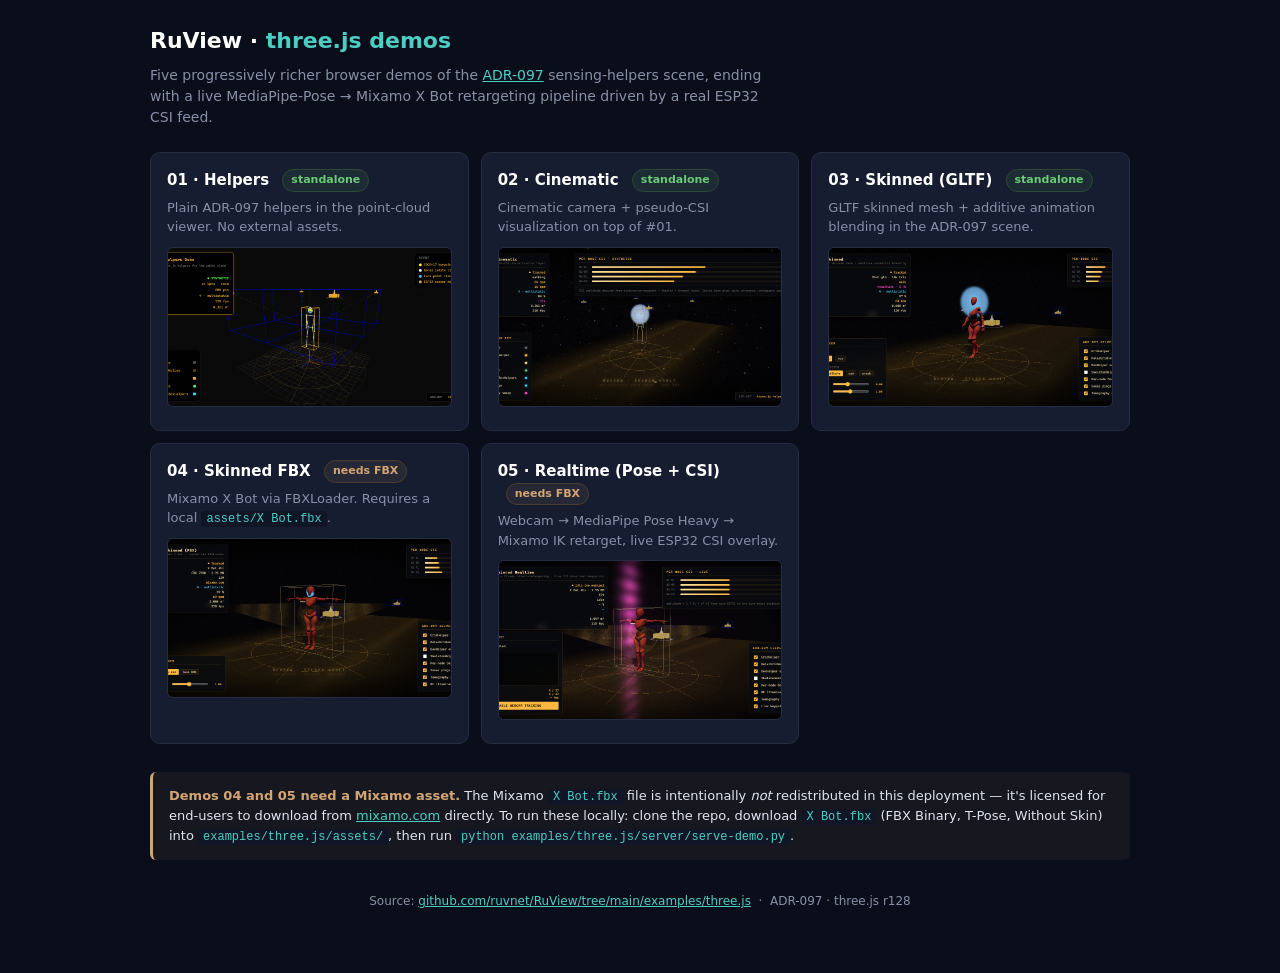
<file: examples/three.js/index.html>
<!DOCTYPE html>
<html lang="en">
<head>
<meta charset="utf-8">
<meta name="viewport" content="width=device-width,initial-scale=1">
<meta name="robots" content="noindex,nofollow">
<title>RuView · three.js demos · ADR-097 sensing-helpers scene</title>
<style>
  :root {
    --bg: #0a0e1a;
    --bg2: #111627;
    --card: #171d30;
    --card-h: #1e2540;
    --border: #252d45;
    --t1: #e0e4f0;
    --t2: #8890a8;
    --cyan: #4ecdc4;
    --green: #6bcb77;
    --amber: #d4a574;
    --r: 10px;
  }
  * { box-sizing: border-box; margin: 0; padding: 0; }
  body {
    font-family: 'Segoe UI', system-ui, -apple-system, sans-serif;
    background: var(--bg);
    color: var(--t1);
    line-height: 1.5;
    padding: 24px 16px 64px;
  }
  .wrap { max-width: 980px; margin: 0 auto; }
  h1 { font-size: 22px; color: #fff; }
  h1 span { color: var(--cyan); }
  .lede { color: var(--t2); margin: 8px 0 24px; font-size: 14px; max-width: 70ch; }
  .pill {
    display: inline-block;
    padding: 2px 8px;
    border-radius: 999px;
    font-size: 11px;
    margin-left: 8px;
    vertical-align: middle;
    border: 1px solid var(--border);
    background: var(--bg2);
    color: var(--t2);
  }
  .pill.ok    { color: var(--green); border-color: #2d4a35; background: rgba(107, 203, 119, 0.08); }
  .pill.warn  { color: var(--amber); border-color: #4a3d2d; background: rgba(212, 165, 116, 0.08); }
  .grid {
    display: grid;
    grid-template-columns: repeat(auto-fit, minmax(280px, 1fr));
    gap: 12px;
    margin-top: 16px;
  }
  .card {
    background: var(--card);
    border: 1px solid var(--border);
    border-radius: var(--r);
    padding: 16px;
    text-decoration: none;
    color: inherit;
    transition: background 0.12s, border-color 0.12s, transform 0.12s;
  }
  .card:hover {
    background: var(--card-h);
    border-color: var(--cyan);
    transform: translateY(-1px);
  }
  .card h2 { font-size: 15px; color: #fff; margin-bottom: 6px; }
  .card .sub { color: var(--t2); font-size: 13px; }
  .card img {
    margin-top: 10px;
    width: 100%;
    aspect-ratio: 16/9;
    object-fit: cover;
    border-radius: 6px;
    border: 1px solid var(--border);
    background: #000;
  }
  .note {
    margin-top: 28px;
    padding: 14px 16px;
    background: rgba(212, 165, 116, 0.06);
    border-left: 3px solid var(--amber);
    border-radius: 6px;
    font-size: 13px;
    color: var(--t1);
  }
  .note b { color: var(--amber); }
  code {
    font-family: 'Cascadia Code', Consolas, monospace;
    background: var(--bg2);
    padding: 1px 5px;
    border-radius: 3px;
    color: var(--cyan);
    font-size: 12px;
  }
  a { color: var(--cyan); }
  .foot {
    color: var(--t2);
    font-size: 12px;
    margin-top: 32px;
    text-align: center;
  }
  .foot a { color: var(--cyan); }
</style>
</head>
<body>
<div class="wrap">

<h1>RuView · <span>three.js demos</span></h1>
<p class="lede">
  Five progressively richer browser demos of the <a href="https://github.com/ruvnet/RuView/blob/main/docs/adr/ADR-097-adopt-rvcsi-as-ruview-csi-runtime.md">ADR-097</a>
  sensing-helpers scene, ending with a live MediaPipe-Pose → Mixamo X Bot retargeting pipeline driven
  by a real ESP32 CSI feed.
</p>

<div class="grid">

  <a class="card" href="demos/01-helpers.html">
    <h2>01 · Helpers <span class="pill ok">standalone</span></h2>
    <div class="sub">Plain ADR-097 helpers in the point-cloud viewer. No external assets.</div>
    <img src="screenshots/01-helpers.png" alt="01 screenshot">
  </a>

  <a class="card" href="demos/02-cinematic.html">
    <h2>02 · Cinematic <span class="pill ok">standalone</span></h2>
    <div class="sub">Cinematic camera + pseudo-CSI visualization on top of #01.</div>
    <img src="screenshots/02-cinematic.png" alt="02 screenshot">
  </a>

  <a class="card" href="demos/03-skinned.html">
    <h2>03 · Skinned (GLTF) <span class="pill ok">standalone</span></h2>
    <div class="sub">GLTF skinned mesh + additive animation blending in the ADR-097 scene.</div>
    <img src="screenshots/03-skinned.png" alt="03 screenshot">
  </a>

  <a class="card" href="demos/04-skinned-fbx.html">
    <h2>04 · Skinned FBX <span class="pill warn">needs FBX</span></h2>
    <div class="sub">Mixamo X Bot via FBXLoader. Requires a local <code>assets/X Bot.fbx</code>.</div>
    <img src="screenshots/04-skinned-fbx.png" alt="04 screenshot">
  </a>

  <a class="card" href="demos/05-skinned-realtime.html">
    <h2>05 · Realtime (Pose + CSI) <span class="pill warn">needs FBX</span></h2>
    <div class="sub">Webcam → MediaPipe Pose Heavy → Mixamo IK retarget, live ESP32 CSI overlay.</div>
    <img src="screenshots/05-skinned-realtime.png" alt="05 screenshot">
  </a>

</div>

<div class="note">
  <b>Demos 04 and 05 need a Mixamo asset.</b> The Mixamo
  <code>X Bot.fbx</code> file is intentionally <em>not</em> redistributed in
  this deployment — it's licensed for end-users to download from
  <a href="https://mixamo.com" target="_blank" rel="noopener">mixamo.com</a> directly.
  To run these locally: clone the repo, download <code>X Bot.fbx</code>
  (FBX Binary, T-Pose, Without Skin) into
  <code>examples/three.js/assets/</code>, then run
  <code>python examples/three.js/server/serve-demo.py</code>.
</div>

<div class="foot">
  Source: <a href="https://github.com/ruvnet/RuView/tree/main/examples/three.js">github.com/ruvnet/RuView/tree/main/examples/three.js</a>
  &nbsp;·&nbsp; ADR-097 · three.js r128
</div>

</div>
</body>
</html>
</file>
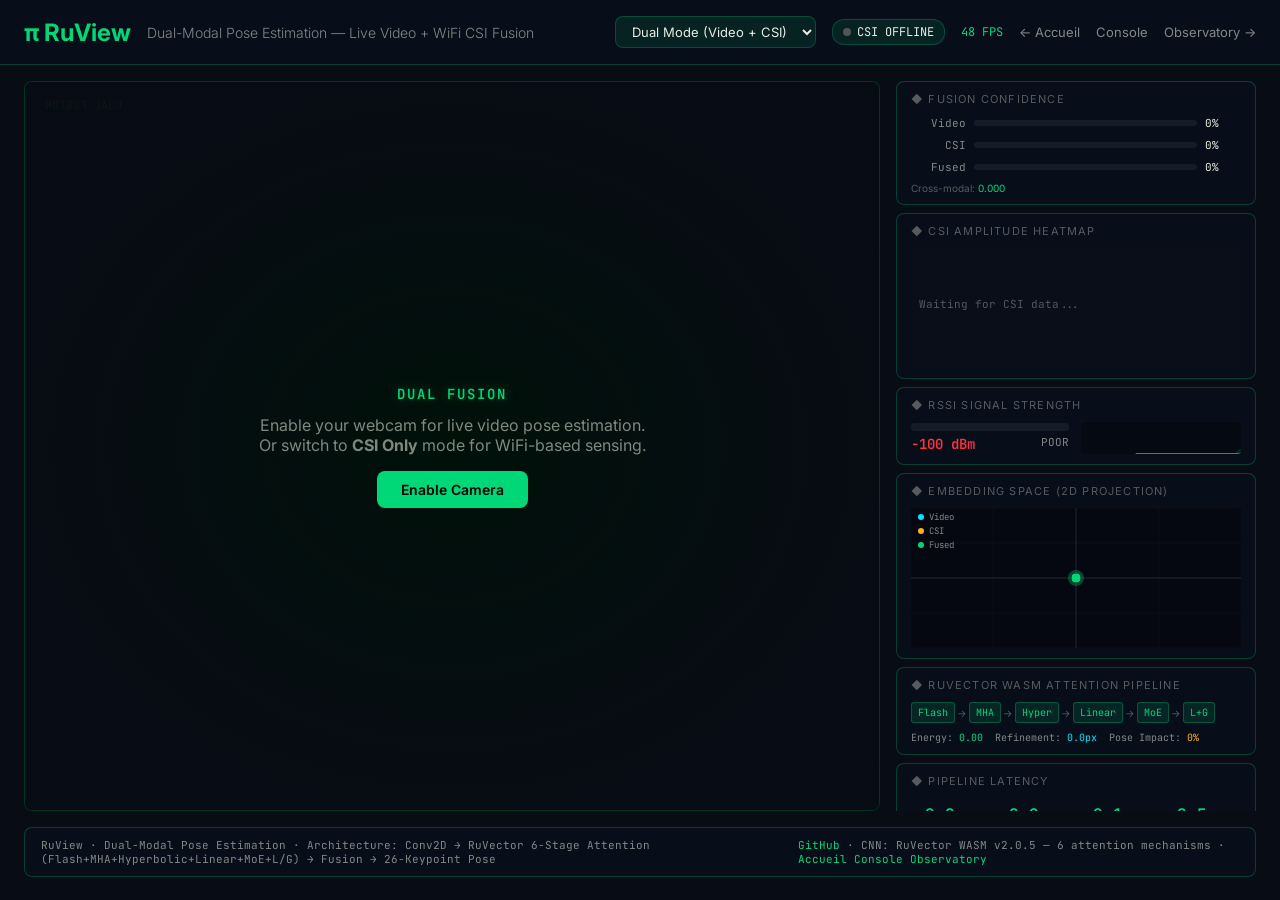
<file: ui/pose-fusion.html>
<!DOCTYPE html>
<html lang="en">
<head>
  <meta charset="UTF-8">
  <meta name="viewport" content="width=device-width, initial-scale=1.0">
  <title>RuView — Dual-Modal Pose Estimation</title>
  <link rel="stylesheet" href="pose-fusion/css/style.css?v=13">
</head>
<body>

  <!-- Header -->
  <header class="header">
    <div class="header-left">
      <div class="logo"><span class="pi">&pi;</span> RuView</div>
      <div class="header-title">Dual-Modal Pose Estimation — Live Video + WiFi CSI Fusion</div>
    </div>
    <div class="header-right">
      <select id="mode-select" class="mode-select">
        <option value="dual">Dual Mode (Video + CSI)</option>
        <option value="video">Video Only</option>
        <option value="csi">CSI Only (WiFi)</option>
      </select>
      <div class="status-badge">
        <span id="status-dot" class="status-dot offline"></span>
        <span id="status-label">READY</span>
      </div>
      <span id="fps-display" class="fps-badge">-- FPS</span>
      <a href="/ui/index.html" class="back-link">&larr; Accueil</a>
      <a href="/ui/console.html#fleet" class="back-link">Console</a>
      <a href="/ui/observatory.html" class="back-link">Observatory &rarr;</a>
    </div>
  </header>

  <!-- Main Grid -->
  <div class="main-grid">

    <!-- Video + Skeleton Panel -->
    <div class="video-panel">
      <video id="webcam" autoplay playsinline muted></video>
      <canvas id="skeleton-canvas"></canvas>
      <div class="video-overlay-label" id="mode-label">DUAL FUSION</div>

      <div id="camera-prompt" class="camera-prompt">
        <div class="camera-prompt-label" id="prompt-mode-label">DUAL FUSION</div>
        <p>Enable your webcam for live video pose estimation.<br>
           Or switch to <strong>CSI Only</strong> mode for WiFi-based sensing.</p>
        <button id="start-camera-btn">Enable Camera</button>
      </div>
    </div>

    <!-- Side Panels -->
    <div class="side-panels">

      <!-- Fusion Confidence -->
      <div class="panel">
        <div class="panel-title">&#9670; Fusion Confidence</div>
        <div class="fusion-bars">
          <div class="bar-row">
            <span class="bar-label">Video</span>
            <div class="bar-track"><div class="bar-fill video" id="video-bar" style="width:0%"></div></div>
            <span class="bar-value" id="video-bar-val">0%</span>
          </div>
          <div class="bar-row">
            <span class="bar-label">CSI</span>
            <div class="bar-track"><div class="bar-fill csi" id="csi-bar" style="width:0%"></div></div>
            <span class="bar-value" id="csi-bar-val">0%</span>
          </div>
          <div class="bar-row">
            <span class="bar-label">Fused</span>
            <div class="bar-track"><div class="bar-fill fused" id="fused-bar" style="width:0%"></div></div>
            <span class="bar-value" id="fused-bar-val">0%</span>
          </div>
        </div>
        <div style="margin-top:8px; font-size:10px; color:var(--text-label)">
          Cross-modal: <span id="cross-modal-sim" style="color:var(--green-glow)">0.000</span>
        </div>
      </div>

      <!-- CSI Heatmap -->
      <div class="panel">
        <div class="panel-title">&#9670; CSI Amplitude Heatmap</div>
        <div class="csi-canvas-wrapper">
          <canvas id="csi-canvas" width="320" height="100"></canvas>
        </div>
      </div>

      <!-- RSSI Signal Strength -->
      <div class="panel">
        <div class="panel-title">&#9670; RSSI Signal Strength</div>
        <div class="rssi-row">
          <div class="rssi-gauge">
            <div class="rssi-bar-track">
              <div class="rssi-bar-fill" id="rssi-bar" style="width:0%"></div>
            </div>
            <div class="rssi-values">
              <span class="rssi-dbm" id="rssi-value">-- dBm</span>
              <span class="rssi-quality" id="rssi-quality">--</span>
            </div>
          </div>
          <canvas id="rssi-sparkline" width="160" height="32"></canvas>
        </div>
      </div>

      <!-- Embedding Space -->
      <div class="panel">
        <div class="panel-title">&#9670; Embedding Space (2D Projection)</div>
        <div class="embedding-canvas-wrapper">
          <canvas id="embedding-canvas" width="320" height="100"></canvas>
        </div>
      </div>

      <!-- RuVector Attention Pipeline -->
      <div class="panel">
        <div class="panel-title">&#9670; RuVector WASM Attention Pipeline</div>
        <div class="rv-pipeline">
          <div class="rv-stage" id="rv-flash">Flash</div>
          <div class="rv-arrow">&rarr;</div>
          <div class="rv-stage" id="rv-mha">MHA</div>
          <div class="rv-arrow">&rarr;</div>
          <div class="rv-stage" id="rv-hyp">Hyper</div>
          <div class="rv-arrow">&rarr;</div>
          <div class="rv-stage" id="rv-lin">Linear</div>
          <div class="rv-arrow">&rarr;</div>
          <div class="rv-stage" id="rv-moe">MoE</div>
          <div class="rv-arrow">&rarr;</div>
          <div class="rv-stage" id="rv-lg">L+G</div>
        </div>
        <div class="rv-stats">
          <span>Energy: <span id="rv-energy" style="color:var(--green-glow)">--</span></span>
          <span>Refinement: <span id="rv-refine" style="color:var(--cyan)">--</span></span>
          <span>Pose Impact: <span id="rv-impact" style="color:var(--amber)">--</span></span>
        </div>
      </div>

      <!-- Latency -->
      <div class="panel">
        <div class="panel-title">&#9670; Pipeline Latency</div>
        <div class="latency-grid">
          <div class="latency-item">
            <div class="latency-value" id="lat-video">--</div>
            <div class="latency-label">Video CNN</div>
          </div>
          <div class="latency-item">
            <div class="latency-value" id="lat-csi">--</div>
            <div class="latency-label">CSI CNN</div>
          </div>
          <div class="latency-item">
            <div class="latency-value" id="lat-fusion">--</div>
            <div class="latency-label">Fusion</div>
          </div>
          <div class="latency-item">
            <div class="latency-value" id="lat-total">--</div>
            <div class="latency-label">Total</div>
          </div>
        </div>
      </div>

      <!-- Controls -->
      <div class="panel">
        <div class="panel-title">&#9670; Controls</div>
        <div class="controls-row">
          <button class="btn" id="pause-btn">⏸ Pause</button>
        </div>

        <div class="slider-row">
          <label>Confidence</label>
          <input type="range" id="confidence-slider" min="0" max="1" step="0.05" value="0.3">
          <span class="slider-val" id="confidence-value">0.30</span>
        </div>

        <div style="margin-top:10px">
          <div class="panel-title" style="margin-bottom:6px">&#9670; Live CSI Source</div>
          <div style="display:flex;gap:6px">
            <input type="text" id="ws-url" placeholder="ws://localhost:3030/ws/csi"
              style="flex:1;background:rgba(255,255,255,0.05);border:1px solid var(--bg-panel-border);
                     color:var(--text-primary);padding:5px 8px;border-radius:4px;font-size:11px;
                     font-family:'JetBrains Mono',monospace">
            <button class="btn" id="connect-ws-btn">Connect</button>
          </div>
        </div>
      </div>

    </div><!-- /side-panels -->

    <!-- Bottom Bar -->
    <div class="bottom-bar">
      <div>
        RuView &middot; Dual-Modal Pose Estimation &middot;
        Architecture: Conv2D &rarr; RuVector 6-Stage Attention (Flash+MHA+Hyperbolic+Linear+MoE+L/G) &rarr; Fusion &rarr; 26-Keypoint Pose
      </div>
      <div>
        <a href="https://github.com/ruvnet/RuView">GitHub</a> &middot;
        CNN: <span id="cnn-backend">ruvector-cnn (loading…)</span> &middot;
        <a href="/ui/index.html">Accueil</a>
        <a href="/ui/console.html#fleet">Console</a>
        <a href="/ui/observatory.html">Observatory</a>
      </div>
    </div>

  </div><!-- /main-grid -->

  <script type="module" src="pose-fusion/js/main.js?v=13"></script>
</body>
</html>
</file>
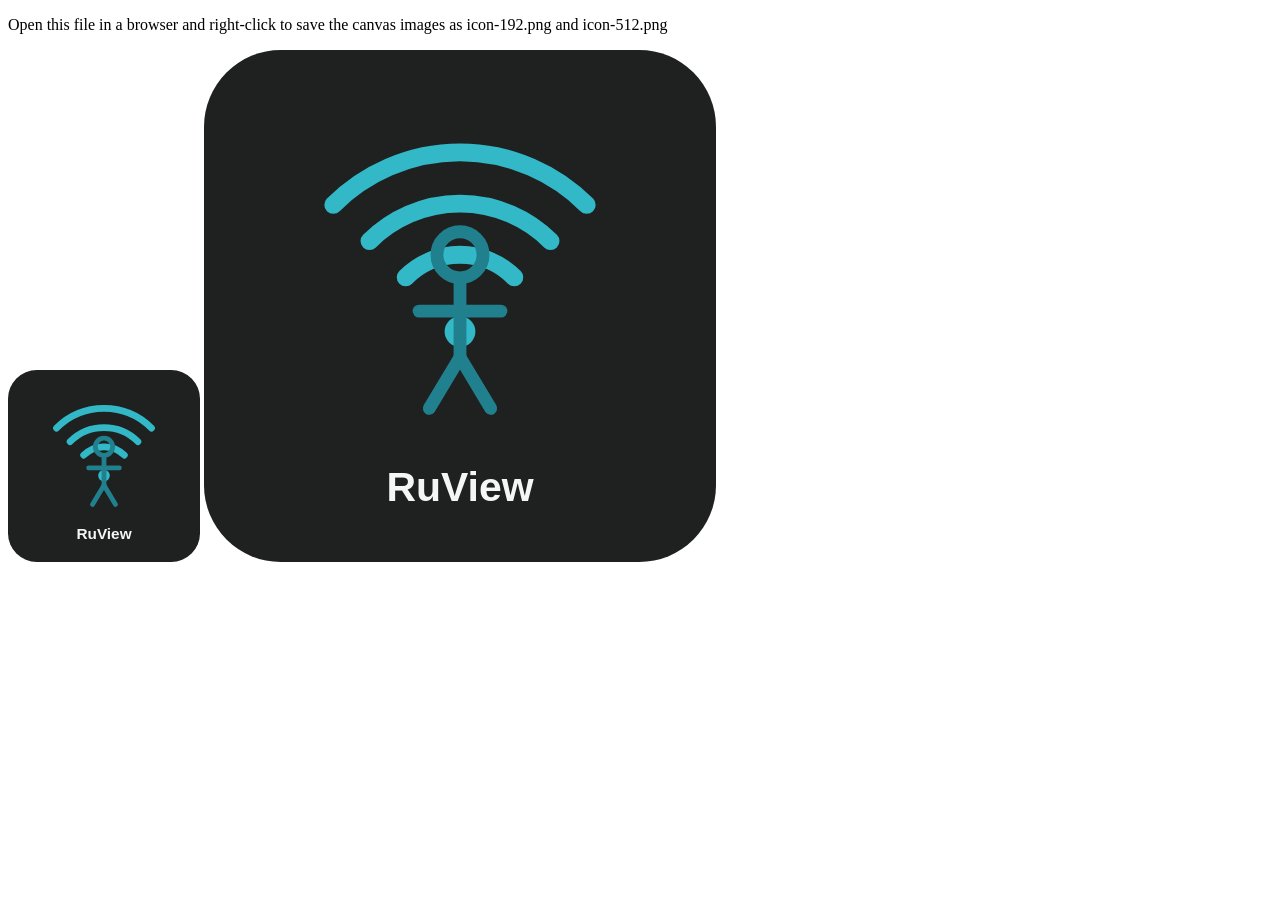
<file: ui/icons/generate.html>
<!DOCTYPE html>
<html>
<head><title>RuView Icon Generator</title></head>
<body>
<p>Open this file in a browser and right-click to save the canvas images as icon-192.png and icon-512.png</p>
<canvas id="c192" width="192" height="192"></canvas>
<canvas id="c512" width="512" height="512"></canvas>
<script>
function drawIcon(canvas) {
  const ctx = canvas.getContext('2d');
  const s = canvas.width;
  // Background
  ctx.fillStyle = '#1f2121';
  ctx.beginPath();
  ctx.roundRect(0, 0, s, s, s * 0.15);
  ctx.fill();
  // WiFi arcs
  ctx.strokeStyle = '#32b8c6';
  ctx.lineWidth = s * 0.035;
  ctx.lineCap = 'round';
  const cx = s * 0.5, cy = s * 0.55;
  [0.35, 0.25, 0.15].forEach(r => {
    ctx.beginPath();
    ctx.arc(cx, cy, s * r, -Math.PI * 0.75, -Math.PI * 0.25);
    ctx.stroke();
  });
  // Center dot
  ctx.fillStyle = '#32b8c6';
  ctx.beginPath();
  ctx.arc(cx, cy, s * 0.03, 0, Math.PI * 2);
  ctx.fill();
  // Person silhouette
  ctx.strokeStyle = '#21808d';
  ctx.lineWidth = s * 0.025;
  // Head
  ctx.beginPath();
  ctx.arc(cx, cy - s * 0.15, s * 0.045, 0, Math.PI * 2);
  ctx.stroke();
  // Body
  ctx.beginPath();
  ctx.moveTo(cx, cy - s * 0.1);
  ctx.lineTo(cx, cy + s * 0.05);
  ctx.stroke();
  // Arms
  ctx.beginPath();
  ctx.moveTo(cx - s * 0.08, cy - s * 0.04);
  ctx.lineTo(cx + s * 0.08, cy - s * 0.04);
  ctx.stroke();
  // Legs
  ctx.beginPath();
  ctx.moveTo(cx, cy + s * 0.05);
  ctx.lineTo(cx - s * 0.06, cy + s * 0.15);
  ctx.moveTo(cx, cy + s * 0.05);
  ctx.lineTo(cx + s * 0.06, cy + s * 0.15);
  ctx.stroke();
  // Text
  ctx.fillStyle = '#f5f5f5';
  ctx.font = `bold ${s * 0.08}px sans-serif`;
  ctx.textAlign = 'center';
  ctx.fillText('RuView', cx, s * 0.88);
}
drawIcon(document.getElementById('c192'));
drawIcon(document.getElementById('c512'));
</script>
</body>
</html>
</file>
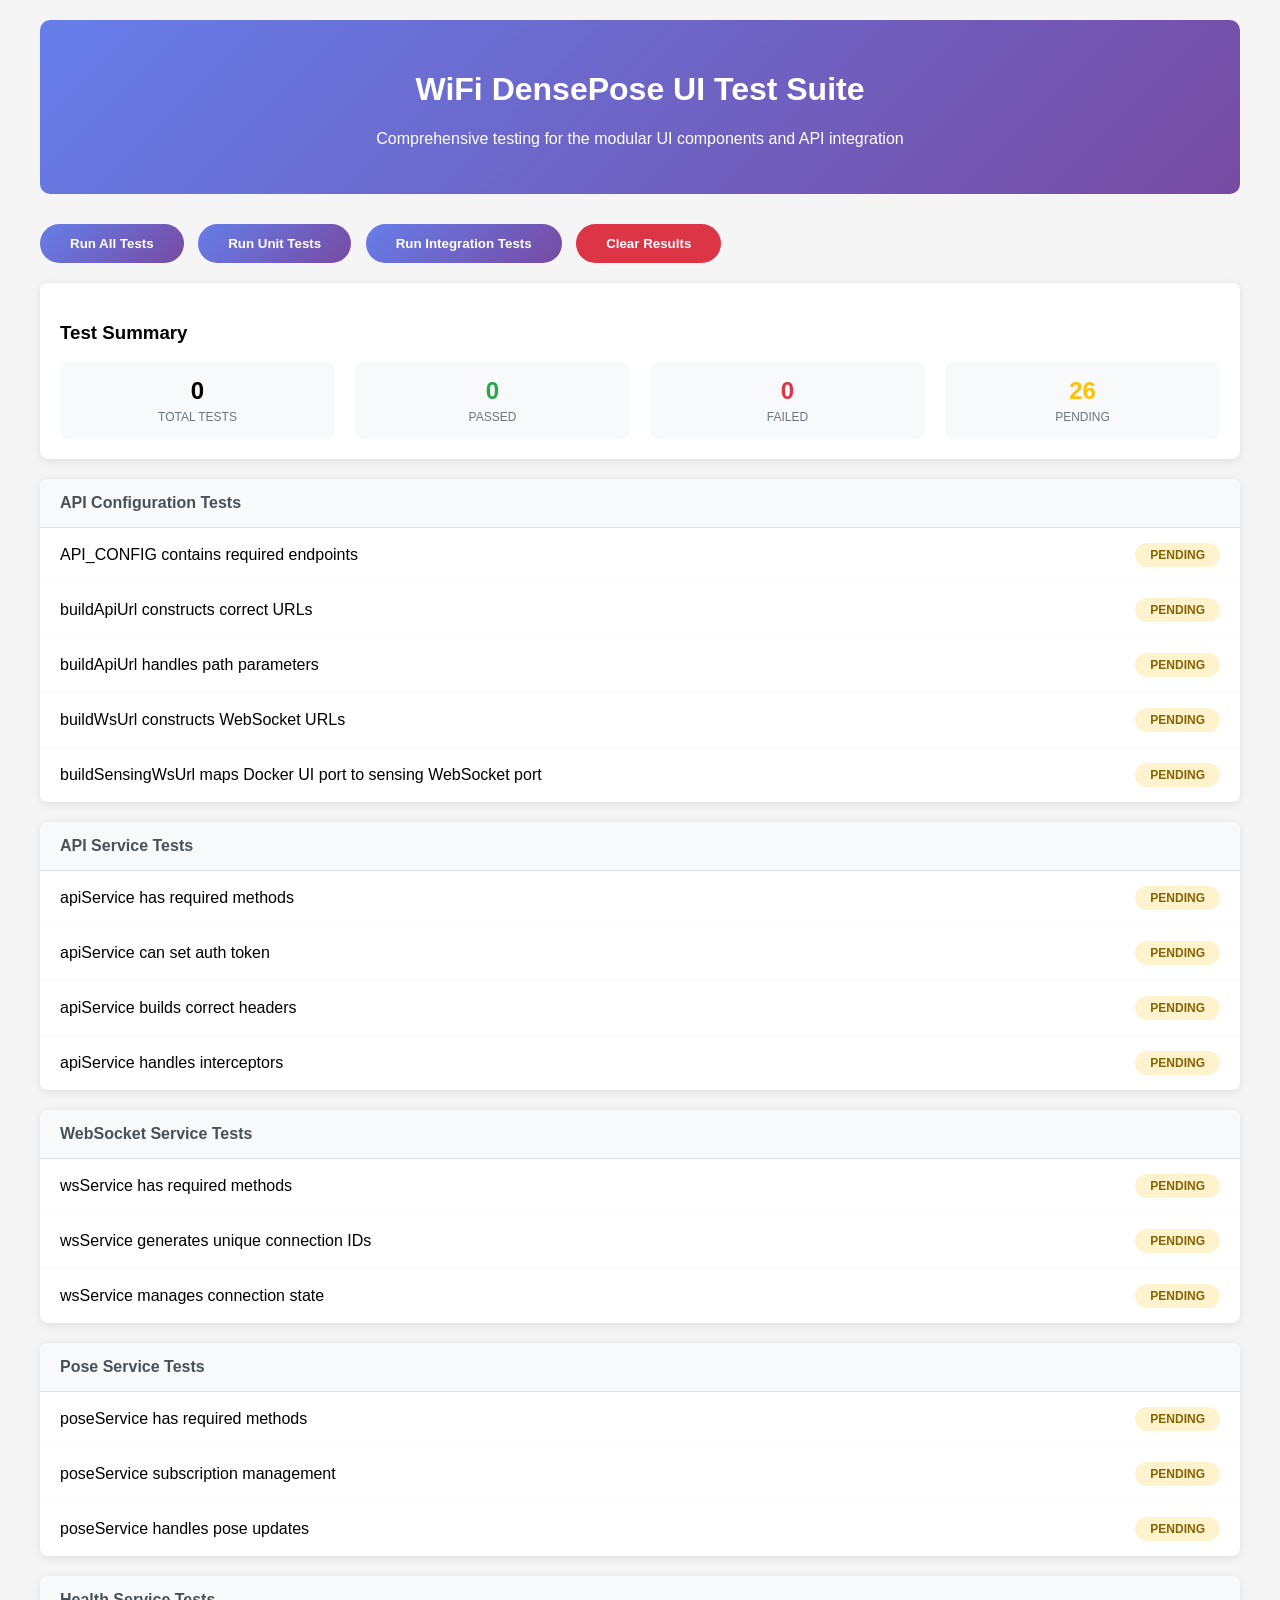
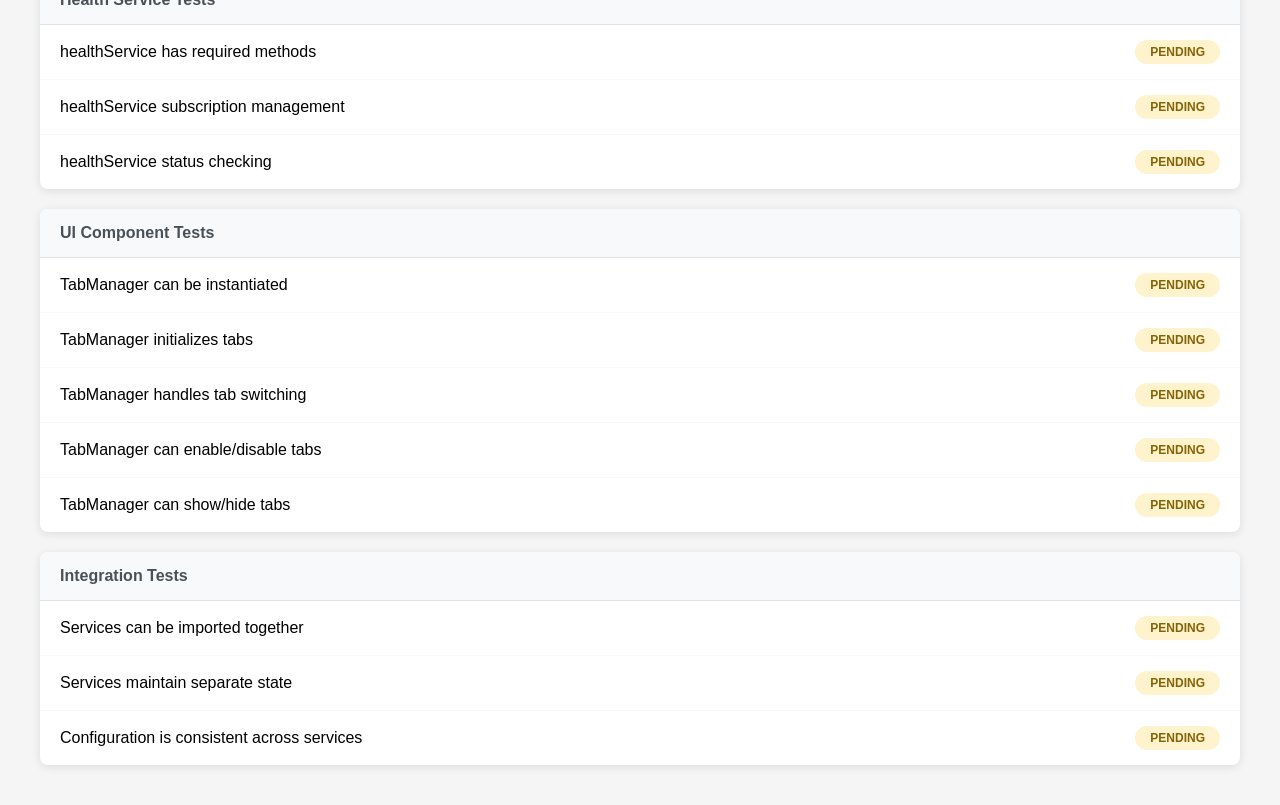
<file: ui/tests/test-runner.html>
<!DOCTYPE html>
<html lang="en">
<head>
    <meta charset="UTF-8">
    <meta name="viewport" content="width=device-width, initial-scale=1.0">
    <title>WiFi DensePose UI Tests</title>
    <style>
        body {
            font-family: 'Segoe UI', Tahoma, Geneva, Verdana, sans-serif;
            max-width: 1200px;
            margin: 0 auto;
            padding: 20px;
            background-color: #f5f5f5;
        }
        
        .test-header {
            background: linear-gradient(135deg, #667eea 0%, #764ba2 100%);
            color: white;
            padding: 30px;
            border-radius: 10px;
            margin-bottom: 30px;
            text-align: center;
        }
        
        .test-suite {
            background: white;
            border-radius: 8px;
            margin-bottom: 20px;
            box-shadow: 0 2px 10px rgba(0,0,0,0.1);
            overflow: hidden;
        }
        
        .test-suite-header {
            background: #f8f9fa;
            padding: 15px 20px;
            border-bottom: 1px solid #dee2e6;
            font-weight: bold;
            color: #495057;
        }
        
        .test-case {
            padding: 15px 20px;
            border-bottom: 1px solid #f8f9fa;
            display: flex;
            justify-content: space-between;
            align-items: center;
        }
        
        .test-case:last-child {
            border-bottom: none;
        }
        
        .test-name {
            flex: 1;
            font-weight: 500;
        }
        
        .test-status {
            padding: 5px 15px;
            border-radius: 20px;
            font-size: 12px;
            font-weight: bold;
            text-transform: uppercase;
        }
        
        .test-status.pass {
            background: #d4edda;
            color: #155724;
        }
        
        .test-status.fail {
            background: #f8d7da;
            color: #721c24;
        }
        
        .test-status.pending {
            background: #fff3cd;
            color: #856404;
        }
        
        .test-summary {
            background: white;
            border-radius: 8px;
            padding: 20px;
            box-shadow: 0 2px 10px rgba(0,0,0,0.1);
            margin-bottom: 20px;
        }
        
        .summary-stats {
            display: grid;
            grid-template-columns: repeat(auto-fit, minmax(150px, 1fr));
            gap: 20px;
            margin-top: 15px;
        }
        
        .stat-item {
            text-align: center;
            padding: 15px;
            border-radius: 8px;
            background: #f8f9fa;
        }
        
        .stat-number {
            font-size: 24px;
            font-weight: bold;
            margin-bottom: 5px;
        }
        
        .stat-label {
            font-size: 12px;
            color: #6c757d;
            text-transform: uppercase;
        }
        
        .run-tests-btn {
            background: linear-gradient(135deg, #667eea 0%, #764ba2 100%);
            color: white;
            border: none;
            padding: 12px 30px;
            border-radius: 25px;
            font-weight: bold;
            cursor: pointer;
            transition: transform 0.2s ease;
            margin-right: 10px;
        }
        
        .run-tests-btn:hover {
            transform: translateY(-2px);
        }
        
        .run-tests-btn:disabled {
            opacity: 0.6;
            cursor: not-allowed;
        }
        
        .test-output {
            background: #f8f9fa;
            border: 1px solid #dee2e6;
            border-radius: 8px;
            padding: 15px;
            margin-top: 20px;
            font-family: 'Courier New', monospace;
            font-size: 12px;
            white-space: pre-wrap;
            max-height: 300px;
            overflow-y: auto;
        }
        
        .controls {
            margin-bottom: 20px;
        }
    </style>
</head>
<body>
    <div class="test-header">
        <h1>WiFi DensePose UI Test Suite</h1>
        <p>Comprehensive testing for the modular UI components and API integration</p>
    </div>

    <div class="controls">
        <button id="runAllTests" class="run-tests-btn">Run All Tests</button>
        <button id="runUnitTests" class="run-tests-btn">Run Unit Tests</button>
        <button id="runIntegrationTests" class="run-tests-btn">Run Integration Tests</button>
        <button id="clearResults" class="run-tests-btn" style="background: #dc3545;">Clear Results</button>
    </div>

    <div class="test-summary">
        <h3>Test Summary</h3>
        <div class="summary-stats">
            <div class="stat-item">
                <div class="stat-number" id="totalTests">0</div>
                <div class="stat-label">Total Tests</div>
            </div>
            <div class="stat-item">
                <div class="stat-number" id="passedTests" style="color: #28a745;">0</div>
                <div class="stat-label">Passed</div>
            </div>
            <div class="stat-item">
                <div class="stat-number" id="failedTests" style="color: #dc3545;">0</div>
                <div class="stat-label">Failed</div>
            </div>
            <div class="stat-item">
                <div class="stat-number" id="pendingTests" style="color: #ffc107;">0</div>
                <div class="stat-label">Pending</div>
            </div>
        </div>
    </div>

    <div class="test-suite">
        <div class="test-suite-header">API Configuration Tests</div>
        <div id="apiConfigTests"></div>
    </div>

    <div class="test-suite">
        <div class="test-suite-header">API Service Tests</div>
        <div id="apiServiceTests"></div>
    </div>

    <div class="test-suite">
        <div class="test-suite-header">WebSocket Service Tests</div>
        <div id="websocketServiceTests"></div>
    </div>

    <div class="test-suite">
        <div class="test-suite-header">Pose Service Tests</div>
        <div id="poseServiceTests"></div>
    </div>

    <div class="test-suite">
        <div class="test-suite-header">Health Service Tests</div>
        <div id="healthServiceTests"></div>
    </div>

    <div class="test-suite">
        <div class="test-suite-header">UI Component Tests</div>
        <div id="uiComponentTests"></div>
    </div>

    <div class="test-suite">
        <div class="test-suite-header">Integration Tests</div>
        <div id="integrationTests"></div>
    </div>

    <div class="test-output" id="testOutput" style="display: none;"></div>

    <script type="module" src="test-runner.js"></script>
</body>
</html>
</file>
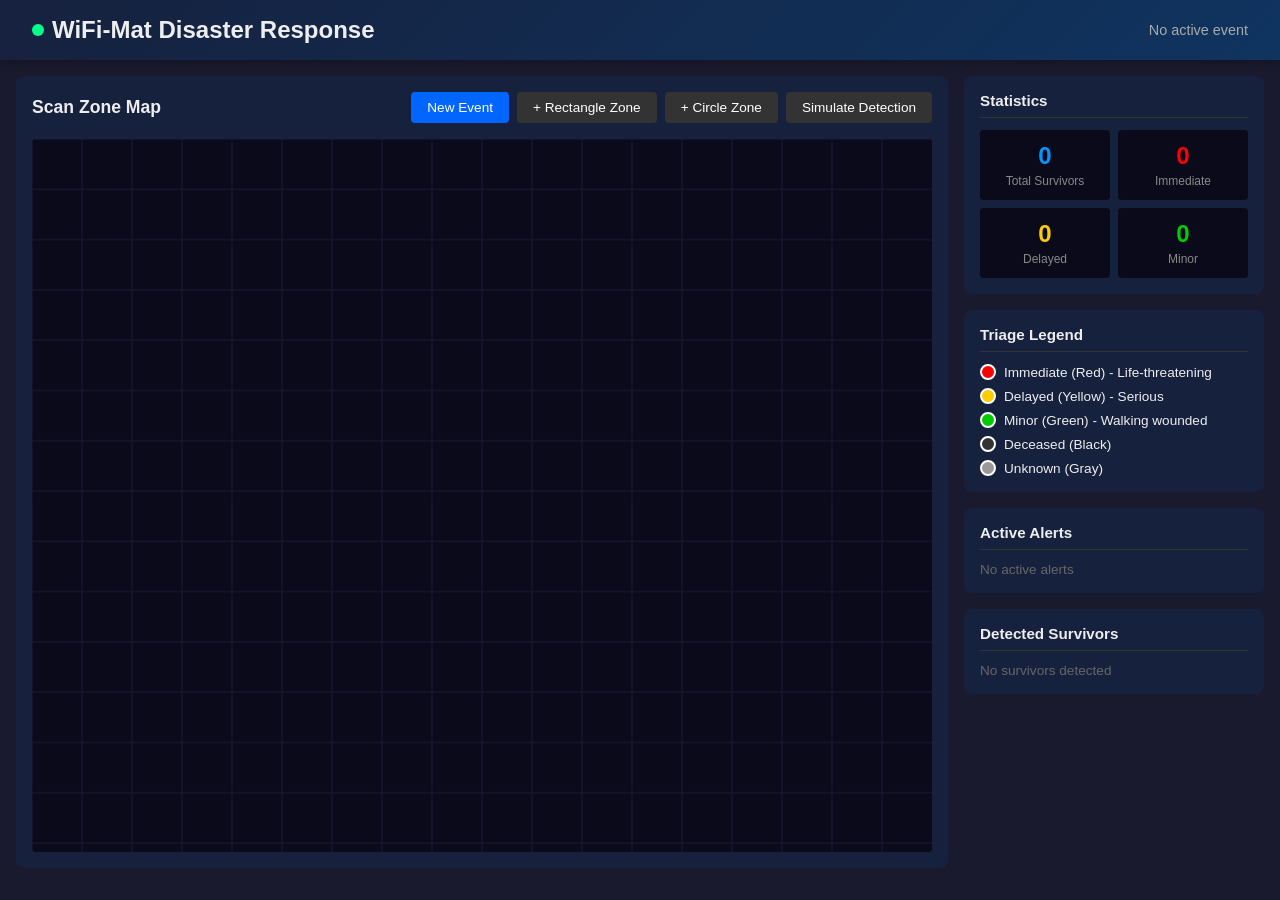
<file: v2/examples/mat-dashboard.html>
<!DOCTYPE html>
<html lang="en">
<head>
    <meta charset="UTF-8">
    <meta name="viewport" content="width=device-width, initial-scale=1.0">
    <title>WiFi-Mat Disaster Response Dashboard</title>
    <style>
        * {
            margin: 0;
            padding: 0;
            box-sizing: border-box;
        }

        body {
            font-family: -apple-system, BlinkMacSystemFont, 'Segoe UI', Roboto, Oxygen, Ubuntu, sans-serif;
            background: #1a1a2e;
            color: #eee;
            min-height: 100vh;
        }

        .header {
            background: linear-gradient(135deg, #16213e 0%, #0f3460 100%);
            padding: 1rem 2rem;
            display: flex;
            justify-content: space-between;
            align-items: center;
            box-shadow: 0 2px 10px rgba(0, 0, 0, 0.3);
        }

        .header h1 {
            font-size: 1.5rem;
            display: flex;
            align-items: center;
            gap: 0.5rem;
        }

        .header h1::before {
            content: '';
            width: 12px;
            height: 12px;
            background: #00ff88;
            border-radius: 50%;
            animation: pulse 2s infinite;
        }

        @keyframes pulse {
            0%, 100% { opacity: 1; transform: scale(1); }
            50% { opacity: 0.5; transform: scale(0.8); }
        }

        .event-info {
            font-size: 0.9rem;
            color: #aaa;
        }

        .main-container {
            display: grid;
            grid-template-columns: 1fr 300px;
            gap: 1rem;
            padding: 1rem;
            height: calc(100vh - 80px);
        }

        .map-section {
            background: #16213e;
            border-radius: 8px;
            padding: 1rem;
            display: flex;
            flex-direction: column;
        }

        .map-header {
            display: flex;
            justify-content: space-between;
            align-items: center;
            margin-bottom: 1rem;
        }

        .map-header h2 {
            font-size: 1.1rem;
        }

        .map-controls {
            display: flex;
            gap: 0.5rem;
        }

        .map-controls button {
            padding: 0.5rem 1rem;
            border: none;
            border-radius: 4px;
            cursor: pointer;
            font-size: 0.85rem;
            transition: all 0.2s;
        }

        .btn-primary {
            background: #0066ff;
            color: white;
        }

        .btn-primary:hover {
            background: #0052cc;
        }

        .btn-secondary {
            background: #333;
            color: white;
        }

        .btn-secondary:hover {
            background: #444;
        }

        .btn-danger {
            background: #cc0000;
            color: white;
        }

        .btn-danger:hover {
            background: #aa0000;
        }

        .canvas-container {
            flex: 1;
            position: relative;
            background: #0a0a1a;
            border-radius: 4px;
            overflow: hidden;
        }

        #mapCanvas {
            width: 100%;
            height: 100%;
            cursor: crosshair;
        }

        .sidebar {
            display: flex;
            flex-direction: column;
            gap: 1rem;
        }

        .panel {
            background: #16213e;
            border-radius: 8px;
            padding: 1rem;
        }

        .panel h3 {
            font-size: 0.95rem;
            margin-bottom: 0.75rem;
            padding-bottom: 0.5rem;
            border-bottom: 1px solid #333;
        }

        /* Statistics */
        .stats-grid {
            display: grid;
            grid-template-columns: repeat(2, 1fr);
            gap: 0.5rem;
        }

        .stat-item {
            background: #0a0a1a;
            padding: 0.75rem;
            border-radius: 4px;
            text-align: center;
        }

        .stat-value {
            font-size: 1.5rem;
            font-weight: bold;
        }

        .stat-label {
            font-size: 0.75rem;
            color: #888;
            margin-top: 0.25rem;
        }

        .stat-immediate .stat-value { color: #ff0000; }
        .stat-delayed .stat-value { color: #ffcc00; }
        .stat-minor .stat-value { color: #00cc00; }
        .stat-total .stat-value { color: #0096ff; }

        /* Triage Legend */
        .legend {
            display: flex;
            flex-direction: column;
            gap: 0.5rem;
        }

        .legend-item {
            display: flex;
            align-items: center;
            gap: 0.5rem;
            font-size: 0.85rem;
        }

        .legend-color {
            width: 16px;
            height: 16px;
            border-radius: 50%;
            border: 2px solid white;
        }

        .legend-immediate { background: #ff0000; }
        .legend-delayed { background: #ffcc00; }
        .legend-minor { background: #00cc00; }
        .legend-deceased { background: #333333; }
        .legend-unknown { background: #999999; }

        /* Alerts Panel */
        .alerts-list {
            max-height: 200px;
            overflow-y: auto;
        }

        .alert-item {
            background: #0a0a1a;
            padding: 0.75rem;
            border-radius: 4px;
            margin-bottom: 0.5rem;
            border-left: 3px solid #ff0000;
            cursor: pointer;
            transition: all 0.2s;
        }

        .alert-item:hover {
            background: #1a1a3a;
        }

        .alert-item.priority-critical { border-left-color: #ff0000; }
        .alert-item.priority-high { border-left-color: #ff6600; }
        .alert-item.priority-medium { border-left-color: #ffcc00; }
        .alert-item.priority-low { border-left-color: #0066ff; }

        .alert-title {
            font-weight: bold;
            font-size: 0.85rem;
            margin-bottom: 0.25rem;
        }

        .alert-message {
            font-size: 0.75rem;
            color: #aaa;
        }

        .alert-time {
            font-size: 0.7rem;
            color: #666;
            margin-top: 0.25rem;
        }

        /* Survivors Panel */
        .survivors-list {
            max-height: 250px;
            overflow-y: auto;
        }

        .survivor-item {
            display: flex;
            align-items: center;
            gap: 0.5rem;
            padding: 0.5rem;
            background: #0a0a1a;
            border-radius: 4px;
            margin-bottom: 0.5rem;
            cursor: pointer;
        }

        .survivor-item:hover {
            background: #1a1a3a;
        }

        .survivor-marker {
            width: 12px;
            height: 12px;
            border-radius: 50%;
            border: 2px solid white;
        }

        .survivor-info {
            flex: 1;
        }

        .survivor-id {
            font-size: 0.8rem;
            font-weight: bold;
        }

        .survivor-details {
            font-size: 0.7rem;
            color: #888;
        }

        .survivor-vital {
            font-size: 0.75rem;
            padding: 0.25rem 0.5rem;
            border-radius: 2px;
            background: #333;
        }

        /* Notification Toast */
        .toast-container {
            position: fixed;
            top: 1rem;
            right: 1rem;
            z-index: 1000;
            display: flex;
            flex-direction: column;
            gap: 0.5rem;
        }

        .toast {
            background: #16213e;
            padding: 1rem;
            border-radius: 8px;
            box-shadow: 0 4px 20px rgba(0, 0, 0, 0.5);
            border-left: 4px solid #ff0000;
            animation: slideIn 0.3s ease;
            max-width: 350px;
        }

        .toast.critical { border-left-color: #ff0000; background: #2a1a1a; }
        .toast.high { border-left-color: #ff6600; }
        .toast.medium { border-left-color: #ffcc00; }
        .toast.low { border-left-color: #0066ff; }

        @keyframes slideIn {
            from { transform: translateX(100%); opacity: 0; }
            to { transform: translateX(0); opacity: 1; }
        }

        .toast-title {
            font-weight: bold;
            margin-bottom: 0.25rem;
        }

        .toast-message {
            font-size: 0.85rem;
            color: #aaa;
        }

        .toast-close {
            position: absolute;
            top: 0.5rem;
            right: 0.5rem;
            background: none;
            border: none;
            color: #666;
            cursor: pointer;
            font-size: 1.2rem;
        }

        /* Modal */
        .modal-overlay {
            display: none;
            position: fixed;
            top: 0;
            left: 0;
            right: 0;
            bottom: 0;
            background: rgba(0, 0, 0, 0.7);
            z-index: 1001;
            justify-content: center;
            align-items: center;
        }

        .modal-overlay.active {
            display: flex;
        }

        .modal {
            background: #16213e;
            padding: 2rem;
            border-radius: 8px;
            width: 90%;
            max-width: 500px;
        }

        .modal h2 {
            margin-bottom: 1rem;
        }

        .modal-form {
            display: flex;
            flex-direction: column;
            gap: 1rem;
        }

        .form-group {
            display: flex;
            flex-direction: column;
            gap: 0.5rem;
        }

        .form-group label {
            font-size: 0.85rem;
            color: #aaa;
        }

        .form-group input,
        .form-group select {
            padding: 0.75rem;
            border: 1px solid #333;
            border-radius: 4px;
            background: #0a0a1a;
            color: white;
            font-size: 1rem;
        }

        .form-actions {
            display: flex;
            gap: 0.5rem;
            justify-content: flex-end;
            margin-top: 1rem;
        }

        /* Responsive */
        @media (max-width: 900px) {
            .main-container {
                grid-template-columns: 1fr;
            }

            .sidebar {
                flex-direction: row;
                flex-wrap: wrap;
            }

            .sidebar .panel {
                flex: 1;
                min-width: 280px;
            }
        }
    </style>
</head>
<body>
    <header class="header">
        <h1>WiFi-Mat Disaster Response</h1>
        <div class="event-info" id="eventInfo">No active event</div>
    </header>

    <div class="main-container">
        <section class="map-section">
            <div class="map-header">
                <h2>Scan Zone Map</h2>
                <div class="map-controls">
                    <button class="btn-primary" onclick="showCreateEventModal()">New Event</button>
                    <button class="btn-secondary" onclick="addRectZone()">+ Rectangle Zone</button>
                    <button class="btn-secondary" onclick="addCircleZone()">+ Circle Zone</button>
                    <button class="btn-secondary" onclick="simulateSurvivor()">Simulate Detection</button>
                </div>
            </div>
            <div class="canvas-container">
                <canvas id="mapCanvas"></canvas>
            </div>
        </section>

        <aside class="sidebar">
            <div class="panel">
                <h3>Statistics</h3>
                <div class="stats-grid">
                    <div class="stat-item stat-total">
                        <div class="stat-value" id="statTotal">0</div>
                        <div class="stat-label">Total Survivors</div>
                    </div>
                    <div class="stat-item stat-immediate">
                        <div class="stat-value" id="statImmediate">0</div>
                        <div class="stat-label">Immediate</div>
                    </div>
                    <div class="stat-item stat-delayed">
                        <div class="stat-value" id="statDelayed">0</div>
                        <div class="stat-label">Delayed</div>
                    </div>
                    <div class="stat-item stat-minor">
                        <div class="stat-value" id="statMinor">0</div>
                        <div class="stat-label">Minor</div>
                    </div>
                </div>
            </div>

            <div class="panel">
                <h3>Triage Legend</h3>
                <div class="legend">
                    <div class="legend-item">
                        <div class="legend-color legend-immediate"></div>
                        <span>Immediate (Red) - Life-threatening</span>
                    </div>
                    <div class="legend-item">
                        <div class="legend-color legend-delayed"></div>
                        <span>Delayed (Yellow) - Serious</span>
                    </div>
                    <div class="legend-item">
                        <div class="legend-color legend-minor"></div>
                        <span>Minor (Green) - Walking wounded</span>
                    </div>
                    <div class="legend-item">
                        <div class="legend-color legend-deceased"></div>
                        <span>Deceased (Black)</span>
                    </div>
                    <div class="legend-item">
                        <div class="legend-color legend-unknown"></div>
                        <span>Unknown (Gray)</span>
                    </div>
                </div>
            </div>

            <div class="panel">
                <h3>Active Alerts</h3>
                <div class="alerts-list" id="alertsList">
                    <p style="color: #666; font-size: 0.85rem;">No active alerts</p>
                </div>
            </div>

            <div class="panel">
                <h3>Detected Survivors</h3>
                <div class="survivors-list" id="survivorsList">
                    <p style="color: #666; font-size: 0.85rem;">No survivors detected</p>
                </div>
            </div>
        </aside>
    </div>

    <div class="toast-container" id="toastContainer"></div>

    <!-- Create Event Modal -->
    <div class="modal-overlay" id="createEventModal">
        <div class="modal">
            <h2>Create Disaster Event</h2>
            <div class="modal-form">
                <div class="form-group">
                    <label>Disaster Type</label>
                    <select id="disasterType">
                        <option value="earthquake">Earthquake</option>
                        <option value="building_collapse">Building Collapse</option>
                        <option value="landslide">Landslide</option>
                        <option value="avalanche">Avalanche</option>
                        <option value="flood">Flood</option>
                        <option value="mine_collapse">Mine Collapse</option>
                        <option value="industrial">Industrial Accident</option>
                        <option value="tunnel_collapse">Tunnel Collapse</option>
                    </select>
                </div>
                <div class="form-group">
                    <label>Location (Latitude)</label>
                    <input type="number" id="eventLat" value="37.7749" step="0.0001">
                </div>
                <div class="form-group">
                    <label>Location (Longitude)</label>
                    <input type="number" id="eventLng" value="-122.4194" step="0.0001">
                </div>
                <div class="form-group">
                    <label>Description</label>
                    <input type="text" id="eventDesc" placeholder="Enter event description">
                </div>
                <div class="form-actions">
                    <button class="btn-secondary" onclick="hideCreateEventModal()">Cancel</button>
                    <button class="btn-primary" onclick="createEvent()">Create Event</button>
                </div>
            </div>
        </div>
    </div>

    <script type="module">
        // WiFi-Mat Dashboard JavaScript
        // This connects to the WASM module for disaster response functionality

        // Import WASM module (adjust path based on your build output)
        // import init, { MatDashboard, initLogging } from './pkg/wifi_densepose_wasm.js';

        // For demo purposes, we'll create a mock implementation
        // In production, this would be the real WASM module

        class MockMatDashboard {
            constructor() {
                this.eventId = null;
                this.zones = new Map();
                this.survivors = new Map();
                this.alerts = [];
                this.callbacks = {};
                this.zoneCounter = 0;
            }

            createEvent(type, lat, lng, description) {
                this.eventId = crypto.randomUUID();
                this.eventStart = Date.now();
                this.eventType = type;
                this.description = description;
                console.log(`Event created: ${this.eventId}`);
                return this.eventId;
            }

            getEventId() {
                return this.eventId;
            }

            addRectangleZone(name, x, y, width, height) {
                const id = crypto.randomUUID();
                this.zones.set(id, {
                    id, name, type: 'rectangle', x, y, width, height,
                    status: 0, scan_count: 0, detection_count: 0
                });
                if (this.callbacks.onZoneUpdated) {
                    this.callbacks.onZoneUpdated(this.zones.get(id));
                }
                return id;
            }

            addCircleZone(name, centerX, centerY, radius) {
                const id = crypto.randomUUID();
                this.zones.set(id, {
                    id, name, type: 'circle', centerX, centerY, radius,
                    status: 0, scan_count: 0, detection_count: 0
                });
                if (this.callbacks.onZoneUpdated) {
                    this.callbacks.onZoneUpdated(this.zones.get(id));
                }
                return id;
            }

            simulateSurvivorDetection(x, y, depth, triage, confidence) {
                const id = crypto.randomUUID();
                const colors = ['#ff0000', '#ffcc00', '#00cc00', '#333333', '#999999'];
                const survivor = {
                    id,
                    zone_id: Array.from(this.zones.keys())[0] || '',
                    x, y, depth,
                    triage_status: triage,
                    triage_color: colors[triage] || '#999999',
                    confidence,
                    breathing_rate: 12 + Math.random() * 8,
                    heart_rate: 60 + Math.random() * 40,
                    first_detected: new Date().toISOString(),
                    last_updated: new Date().toISOString(),
                    is_deteriorating: Math.random() < 0.2
                };
                this.survivors.set(id, survivor);

                if (this.callbacks.onSurvivorDetected) {
                    this.callbacks.onSurvivorDetected(survivor);
                }

                // Generate alert for urgent survivors
                if (triage <= 1) {
                    const alert = {
                        id: crypto.randomUUID(),
                        survivor_id: id,
                        priority: triage === 0 ? 0 : 1,
                        title: triage === 0 ? 'CRITICAL: Survivor needs immediate attention' : 'URGENT: Survivor detected',
                        message: `Survivor at (${x.toFixed(0)}, ${y.toFixed(0)}) - Depth: ${Math.abs(depth).toFixed(1)}m`,
                        recommended_action: triage === 0 ? 'Dispatch rescue team immediately' : 'Schedule rescue team',
                        triage_status: triage,
                        location_x: x,
                        location_y: y,
                        created_at: new Date().toISOString(),
                        priority_color: triage === 0 ? '#ff0000' : '#ff6600'
                    };
                    this.alerts.push(alert);
                    if (this.callbacks.onAlertGenerated) {
                        this.callbacks.onAlertGenerated(alert);
                    }
                }

                return id;
            }

            getSurvivors() {
                return Array.from(this.survivors.values());
            }

            getAlerts() {
                return this.alerts.filter(a => !a.acknowledged);
            }

            acknowledgeAlert(alertId) {
                const alert = this.alerts.find(a => a.id === alertId);
                if (alert) {
                    alert.acknowledged = true;
                    return true;
                }
                return false;
            }

            getStats() {
                const survivors = Array.from(this.survivors.values());
                return {
                    total_survivors: survivors.length,
                    immediate_count: survivors.filter(s => s.triage_status === 0).length,
                    delayed_count: survivors.filter(s => s.triage_status === 1).length,
                    minor_count: survivors.filter(s => s.triage_status === 2).length,
                    deceased_count: survivors.filter(s => s.triage_status === 3).length,
                    unknown_count: survivors.filter(s => s.triage_status === 4).length,
                    active_zones: this.zones.size,
                    total_scans: 0,
                    active_alerts: this.alerts.filter(a => !a.acknowledged).length,
                    elapsed_seconds: this.eventStart ? (Date.now() - this.eventStart) / 1000 : 0
                };
            }

            onSurvivorDetected(callback) { this.callbacks.onSurvivorDetected = callback; }
            onSurvivorUpdated(callback) { this.callbacks.onSurvivorUpdated = callback; }
            onAlertGenerated(callback) { this.callbacks.onAlertGenerated = callback; }
            onZoneUpdated(callback) { this.callbacks.onZoneUpdated = callback; }

            renderZones(ctx) {
                this.zones.forEach(zone => {
                    const colors = {
                        fill: 'rgba(0, 150, 255, 0.3)',
                        stroke: '#0096ff'
                    };

                    ctx.fillStyle = colors.fill;
                    ctx.strokeStyle = colors.stroke;
                    ctx.lineWidth = 2;

                    if (zone.type === 'rectangle') {
                        ctx.fillRect(zone.x, zone.y, zone.width, zone.height);
                        ctx.strokeRect(zone.x, zone.y, zone.width, zone.height);
                        ctx.fillStyle = '#ffffff';
                        ctx.font = '12px sans-serif';
                        ctx.fillText(zone.name, zone.x + 5, zone.y + 15);
                    } else if (zone.type === 'circle') {
                        ctx.beginPath();
                        ctx.arc(zone.centerX, zone.centerY, zone.radius, 0, Math.PI * 2);
                        ctx.fill();
                        ctx.stroke();
                        ctx.fillStyle = '#ffffff';
                        ctx.font = '12px sans-serif';
                        ctx.fillText(zone.name, zone.centerX - 20, zone.centerY);
                    }
                });
            }

            renderSurvivors(ctx) {
                this.survivors.forEach(survivor => {
                    const radius = survivor.is_deteriorating ? 12 : 10;

                    // Glow for immediate
                    if (survivor.triage_status === 0) {
                        ctx.fillStyle = 'rgba(255, 0, 0, 0.3)';
                        ctx.beginPath();
                        ctx.arc(survivor.x, survivor.y, radius + 8, 0, Math.PI * 2);
                        ctx.fill();
                    }

                    // Main marker
                    ctx.fillStyle = survivor.triage_color;
                    ctx.beginPath();
                    ctx.arc(survivor.x, survivor.y, radius, 0, Math.PI * 2);
                    ctx.fill();

                    // Border
                    ctx.strokeStyle = '#ffffff';
                    ctx.lineWidth = 2;
                    ctx.stroke();

                    // Deterioration ring
                    if (survivor.is_deteriorating) {
                        ctx.strokeStyle = '#ff0000';
                        ctx.lineWidth = 3;
                        ctx.beginPath();
                        ctx.arc(survivor.x, survivor.y, radius + 4, 0, Math.PI * 2);
                        ctx.stroke();
                    }

                    // Depth label
                    if (survivor.depth < 0) {
                        ctx.fillStyle = '#ffffff';
                        ctx.font = '10px sans-serif';
                        ctx.fillText(`${Math.abs(survivor.depth).toFixed(1)}m`, survivor.x + radius + 2, survivor.y + 4);
                    }
                });
            }
        }

        // Global dashboard instance
        let dashboard = null;
        let canvas = null;
        let ctx = null;

        // Initialize
        async function init() {
            console.log('Initializing WiFi-Mat Dashboard...');

            // In production, use real WASM:
            // await init();
            // initLogging('info');
            // dashboard = new MatDashboard();

            // For demo, use mock:
            dashboard = new MockMatDashboard();

            // Setup canvas
            canvas = document.getElementById('mapCanvas');
            ctx = canvas.getContext('2d');

            // Handle resize
            function resizeCanvas() {
                const container = canvas.parentElement;
                canvas.width = container.clientWidth;
                canvas.height = container.clientHeight;
                render();
            }
            window.addEventListener('resize', resizeCanvas);
            resizeCanvas();

            // Setup callbacks
            dashboard.onSurvivorDetected((survivor) => {
                console.log('Survivor detected:', survivor);
                updateSurvivorsList();
                updateStats();
                render();
            });

            dashboard.onAlertGenerated((alert) => {
                console.log('Alert generated:', alert);
                showToast(alert);
                updateAlertsList();
                updateStats();
            });

            dashboard.onZoneUpdated((zone) => {
                console.log('Zone updated:', zone);
                render();
            });

            // Canvas click for placing survivors (demo)
            canvas.addEventListener('click', (e) => {
                if (!dashboard.getEventId()) return;

                const rect = canvas.getBoundingClientRect();
                const x = e.clientX - rect.left;
                const y = e.clientY - rect.top;

                // For demo, click to simulate detection
                // const triage = Math.floor(Math.random() * 5);
                // dashboard.simulateSurvivorDetection(x, y, -Math.random() * 5, triage, 0.7 + Math.random() * 0.3);
            });

            // Start render loop
            requestAnimationFrame(renderLoop);

            console.log('Dashboard initialized');
        }

        // Render loop
        function renderLoop() {
            render();
            requestAnimationFrame(renderLoop);
        }

        function render() {
            if (!ctx || !canvas) return;

            // Clear
            ctx.fillStyle = '#0a0a1a';
            ctx.fillRect(0, 0, canvas.width, canvas.height);

            // Draw grid
            ctx.strokeStyle = '#1a1a3a';
            ctx.lineWidth = 1;
            for (let x = 0; x < canvas.width; x += 50) {
                ctx.beginPath();
                ctx.moveTo(x, 0);
                ctx.lineTo(x, canvas.height);
                ctx.stroke();
            }
            for (let y = 0; y < canvas.height; y += 50) {
                ctx.beginPath();
                ctx.moveTo(0, y);
                ctx.lineTo(canvas.width, y);
                ctx.stroke();
            }

            // Render zones and survivors
            if (dashboard) {
                dashboard.renderZones(ctx);
                dashboard.renderSurvivors(ctx);
            }
        }

        // UI Functions
        window.showCreateEventModal = function() {
            document.getElementById('createEventModal').classList.add('active');
        };

        window.hideCreateEventModal = function() {
            document.getElementById('createEventModal').classList.remove('active');
        };

        window.createEvent = function() {
            const type = document.getElementById('disasterType').value;
            const lat = parseFloat(document.getElementById('eventLat').value);
            const lng = parseFloat(document.getElementById('eventLng').value);
            const desc = document.getElementById('eventDesc').value || `${type} event`;

            const eventId = dashboard.createEvent(type, lat, lng, desc);

            document.getElementById('eventInfo').textContent = `Event: ${desc} (${eventId.substring(0, 8)}...)`;
            hideCreateEventModal();

            showToast({
                title: 'Event Created',
                message: `Disaster event ${type} initialized`,
                priority: 3,
                priority_color: '#0066ff'
            });
        };

        window.addRectZone = function() {
            if (!dashboard.getEventId()) {
                alert('Please create an event first');
                return;
            }

            const name = prompt('Zone name:', `Zone ${String.fromCharCode(65 + dashboard.zones.size)}`);
            if (!name) return;

            const x = 50 + Math.random() * (canvas.width - 250);
            const y = 50 + Math.random() * (canvas.height - 200);
            const width = 100 + Math.random() * 150;
            const height = 80 + Math.random() * 120;

            dashboard.addRectangleZone(name, x, y, width, height);
        };

        window.addCircleZone = function() {
            if (!dashboard.getEventId()) {
                alert('Please create an event first');
                return;
            }

            const name = prompt('Zone name:', `Zone ${String.fromCharCode(65 + dashboard.zones.size)}`);
            if (!name) return;

            const centerX = 100 + Math.random() * (canvas.width - 200);
            const centerY = 100 + Math.random() * (canvas.height - 200);
            const radius = 40 + Math.random() * 60;

            dashboard.addCircleZone(name, centerX, centerY, radius);
        };

        window.simulateSurvivor = function() {
            if (!dashboard.getEventId()) {
                alert('Please create an event first');
                return;
            }

            const x = 50 + Math.random() * (canvas.width - 100);
            const y = 50 + Math.random() * (canvas.height - 100);
            const depth = -Math.random() * 5;
            const triage = Math.floor(Math.random() * 5);
            const confidence = 0.5 + Math.random() * 0.5;

            dashboard.simulateSurvivorDetection(x, y, depth, triage, confidence);
        };

        function updateStats() {
            const stats = dashboard.getStats();
            document.getElementById('statTotal').textContent = stats.total_survivors;
            document.getElementById('statImmediate').textContent = stats.immediate_count;
            document.getElementById('statDelayed').textContent = stats.delayed_count;
            document.getElementById('statMinor').textContent = stats.minor_count;
        }

        function updateSurvivorsList() {
            const survivors = dashboard.getSurvivors();
            const container = document.getElementById('survivorsList');

            if (survivors.length === 0) {
                container.innerHTML = '<p style="color: #666; font-size: 0.85rem;">No survivors detected</p>';
                return;
            }

            container.innerHTML = survivors.map(s => {
                const triageLabels = ['IMMEDIATE', 'DELAYED', 'MINOR', 'DECEASED', 'UNKNOWN'];
                return `
                    <div class="survivor-item">
                        <div class="survivor-marker" style="background: ${s.triage_color}"></div>
                        <div class="survivor-info">
                            <div class="survivor-id">${s.id.substring(0, 8)}...</div>
                            <div class="survivor-details">
                                ${triageLabels[s.triage_status]} | Depth: ${Math.abs(s.depth).toFixed(1)}m
                            </div>
                        </div>
                        <div class="survivor-vital">${s.breathing_rate.toFixed(0)} bpm</div>
                    </div>
                `;
            }).join('');
        }

        function updateAlertsList() {
            const alerts = dashboard.getAlerts();
            const container = document.getElementById('alertsList');

            if (alerts.length === 0) {
                container.innerHTML = '<p style="color: #666; font-size: 0.85rem;">No active alerts</p>';
                return;
            }

            container.innerHTML = alerts.map(a => {
                const priorityClass = ['critical', 'high', 'medium', 'low'][a.priority] || 'low';
                return `
                    <div class="alert-item priority-${priorityClass}" onclick="acknowledgeAlert('${a.id}')">
                        <div class="alert-title">${a.title}</div>
                        <div class="alert-message">${a.message}</div>
                        <div class="alert-time">${new Date(a.created_at).toLocaleTimeString()}</div>
                    </div>
                `;
            }).join('');
        }

        window.acknowledgeAlert = function(alertId) {
            dashboard.acknowledgeAlert(alertId);
            updateAlertsList();
            updateStats();
        };

        function showToast(alert) {
            const container = document.getElementById('toastContainer');
            const priorityClass = ['critical', 'high', 'medium', 'low'][alert.priority] || 'low';

            const toast = document.createElement('div');
            toast.className = `toast ${priorityClass}`;
            toast.innerHTML = `
                <button class="toast-close" onclick="this.parentElement.remove()">&times;</button>
                <div class="toast-title">${alert.title}</div>
                <div class="toast-message">${alert.message}</div>
            `;

            container.appendChild(toast);

            // Auto-remove after 5 seconds
            setTimeout(() => {
                if (toast.parentElement) {
                    toast.remove();
                }
            }, 5000);

            // Play alert sound for critical
            if (alert.priority === 0) {
                playAlertSound();
            }
        }

        function playAlertSound() {
            // Create a simple beep sound
            try {
                const audioCtx = new (window.AudioContext || window.webkitAudioContext)();
                const oscillator = audioCtx.createOscillator();
                const gainNode = audioCtx.createGain();

                oscillator.connect(gainNode);
                gainNode.connect(audioCtx.destination);

                oscillator.frequency.value = 880;
                oscillator.type = 'sine';
                gainNode.gain.value = 0.3;

                oscillator.start();
                oscillator.stop(audioCtx.currentTime + 0.2);

                setTimeout(() => {
                    const osc2 = audioCtx.createOscillator();
                    osc2.connect(gainNode);
                    osc2.frequency.value = 880;
                    osc2.type = 'sine';
                    osc2.start();
                    osc2.stop(audioCtx.currentTime + 0.2);
                }, 250);
            } catch (e) {
                console.log('Audio not available');
            }
        }

        // Initialize on load
        init();
    </script>
</body>
</html>
</file>
<file: ui/pose-fusion/css/style.css>
/* RuvSense — Dual-Modal Pose Fusion
   Dark theme matching Observatory */

@import url('https://fonts.googleapis.com/css2?family=Inter:wght@300;400;600;700&family=JetBrains+Mono:wght@400;600&display=swap');

:root {
  --bg-deep:     #080c14;
  --bg-panel:    rgba(8, 16, 28, 0.92);
  --bg-panel-border: rgba(0, 210, 120, 0.25);
  --green-glow:  #00d878;
  --green-bright:#3eff8a;
  --green-dim:   #0a6b3a;
  --amber:       #ffb020;
  --amber-dim:   #a06800;
  --blue-signal: #2090ff;
  --blue-dim:    #0a3060;
  --red-alert:   #ff3040;
  --cyan:        #00e5ff;
  --text-primary:   #e8ece0;
  --text-secondary: rgba(232,236,224, 0.55);
  --text-label:     rgba(232,236,224, 0.35);
  --radius: 8px;
}

* { margin: 0; padding: 0; box-sizing: border-box; }

body {
  background: var(--bg-deep);
  font-family: 'Inter', -apple-system, sans-serif;
  color: var(--text-primary);
  -webkit-font-smoothing: antialiased;
  overflow-x: hidden;
  min-height: 100vh;
}

/* === Header === */
.header {
  display: flex;
  align-items: center;
  justify-content: space-between;
  padding: 16px 24px;
  border-bottom: 1px solid var(--bg-panel-border);
  background: var(--bg-panel);
  backdrop-filter: blur(12px);
}

.header-left {
  display: flex;
  align-items: center;
  gap: 16px;
}

.logo {
  font-weight: 700;
  font-size: 24px;
  color: var(--green-glow);
}

.logo .pi { font-style: normal; }

.header-title {
  font-size: 14px;
  color: var(--text-secondary);
  font-weight: 300;
}

.header-right {
  display: flex;
  align-items: center;
  gap: 16px;
}

.mode-select {
  background: rgba(0,210,120,0.1);
  border: 1px solid var(--bg-panel-border);
  color: var(--text-primary);
  padding: 6px 12px;
  border-radius: var(--radius);
  font-family: inherit;
  font-size: 13px;
  cursor: pointer;
}

.mode-select option { background: #0c1420; }

.status-badge {
  display: flex;
  align-items: center;
  gap: 6px;
  font-family: 'JetBrains Mono', monospace;
  font-size: 12px;
  padding: 4px 10px;
  border-radius: 12px;
  background: rgba(0,210,120,0.1);
  border: 1px solid var(--bg-panel-border);
}

.status-dot {
  width: 8px; height: 8px;
  border-radius: 50%;
  background: var(--green-glow);
  box-shadow: 0 0 8px var(--green-glow);
  animation: pulse-dot 2s ease infinite;
}

.status-dot.offline { background: #555; box-shadow: none; animation: none; }
.status-dot.warning { background: var(--amber); box-shadow: 0 0 8px var(--amber); }

@keyframes pulse-dot {
  0%, 100% { opacity: 1; }
  50% { opacity: 0.5; }
}

.fps-badge {
  font-family: 'JetBrains Mono', monospace;
  font-size: 12px;
  color: var(--green-glow);
}

.back-link {
  color: var(--text-secondary);
  text-decoration: none;
  font-size: 13px;
  transition: color 0.2s;
}
.back-link:hover { color: var(--green-glow); }

/* === Main Layout === */
.main-grid {
  display: grid;
  grid-template-columns: 1fr 360px;
  grid-template-rows: 1fr auto;
  gap: 16px;
  padding: 16px 24px;
  height: calc(100vh - 72px);
  overflow: hidden;
}

.video-panel {
  grid-row: 1;
}

.side-panels {
  grid-row: 1;
}

/* === Video Panel === */
.video-panel {
  position: relative;
  background: #000;
  border-radius: var(--radius);
  border: 1px solid var(--bg-panel-border);
  overflow: hidden;
  min-height: 0;
}

.video-panel video {
  width: 100%;
  height: 100%;
  object-fit: cover;
  transform: scaleX(-1);
}

.video-panel canvas {
  position: absolute;
  top: 0; left: 0;
  width: 100%;
  height: 100%;
  transform: scaleX(-1);
}

.video-overlay-label {
  position: absolute;
  top: 12px; left: 12px;
  font-family: 'JetBrains Mono', monospace;
  font-size: 11px;
  padding: 4px 8px;
  background: rgba(0,0,0,0.7);
  border-radius: 4px;
  color: var(--green-glow);
  z-index: 5;
  transform: scaleX(-1);
}

.camera-prompt {
  position: absolute;
  top: 0; left: 0; right: 0; bottom: 0;
  display: flex;
  flex-direction: column;
  align-items: center;
  justify-content: center;
  text-align: center;
  color: var(--text-secondary);
  padding: 24px;
  z-index: 6;
  background: radial-gradient(ellipse at center, rgba(0,210,120,0.08) 0%, rgba(8,12,20,0.95) 70%);
}

.camera-prompt button {
  margin-top: 16px;
  padding: 10px 24px;
  background: var(--green-glow);
  color: #000;
  border: none;
  border-radius: var(--radius);
  font-family: inherit;
  font-weight: 600;
  font-size: 14px;
  cursor: pointer;
  transition: background 0.2s;
}

.camera-prompt button:hover { background: var(--green-bright); }

.camera-prompt-label {
  font-family: 'JetBrains Mono', monospace;
  font-size: 14px;
  font-weight: 600;
  letter-spacing: 2px;
  color: var(--green-glow);
  text-shadow: 0 0 12px rgba(0,216,120,0.4);
  margin-bottom: 12px;
}

/* === Side Panels === */
.side-panels {
  display: flex;
  flex-direction: column;
  gap: 8px;
  overflow-y: auto;
  min-height: 0;
  max-height: 100%;
  scrollbar-width: thin;
  scrollbar-color: var(--green-dim) transparent;
}

.panel {
  background: var(--bg-panel);
  border: 1px solid var(--bg-panel-border);
  border-radius: var(--radius);
  padding: 10px 14px;
  flex-shrink: 0;
}

.panel-title {
  font-size: 11px;
  text-transform: uppercase;
  letter-spacing: 1.2px;
  color: var(--text-label);
  margin-bottom: 10px;
  display: flex;
  align-items: center;
  gap: 6px;
}

/* === CSI Heatmap === */
.csi-canvas-wrapper {
  position: relative;
  border-radius: 4px;
  overflow: hidden;
  background: #000;
}

.csi-canvas-wrapper canvas {
  width: 100%;
  display: block;
}

/* === Fusion Bars === */
.fusion-bars {
  display: flex;
  flex-direction: column;
  gap: 8px;
}

.bar-row {
  display: flex;
  align-items: center;
  gap: 8px;
}

.bar-label {
  font-family: 'JetBrains Mono', monospace;
  font-size: 11px;
  color: var(--text-secondary);
  width: 55px;
  text-align: right;
}

.bar-track {
  flex: 1;
  height: 6px;
  background: rgba(255,255,255,0.06);
  border-radius: 3px;
  overflow: hidden;
}

.bar-fill {
  height: 100%;
  border-radius: 3px;
  transition: width 0.3s ease;
}

.bar-fill.video { background: var(--cyan); }
.bar-fill.csi { background: var(--amber); }
.bar-fill.fused { background: var(--green-glow); box-shadow: 0 0 8px var(--green-glow); }

.bar-value {
  font-family: 'JetBrains Mono', monospace;
  font-size: 11px;
  color: var(--text-primary);
  width: 36px;
}

/* === Embedding Space === */
.embedding-canvas-wrapper {
  position: relative;
  background: #000;
  border-radius: 4px;
  overflow: hidden;
}
.embedding-canvas-wrapper canvas {
  width: 100%;
  display: block;
}

/* === RuVector Pipeline === */
.rv-pipeline {
  display: flex;
  align-items: center;
  gap: 2px;
  margin-bottom: 8px;
  flex-wrap: wrap;
}

.rv-stage {
  font-family: 'JetBrains Mono', monospace;
  font-size: 10px;
  padding: 3px 6px;
  border-radius: 3px;
  background: rgba(0,210,120,0.12);
  border: 1px solid rgba(0,210,120,0.3);
  color: var(--green-glow);
  transition: all 0.3s;
}

.rv-stage.active {
  background: rgba(0,210,120,0.25);
  box-shadow: 0 0 6px rgba(0,210,120,0.3);
}

.rv-arrow {
  font-size: 10px;
  color: var(--text-label);
}

.rv-stats {
  display: flex;
  gap: 12px;
  font-family: 'JetBrains Mono', monospace;
  font-size: 10px;
  color: var(--text-secondary);
}

/* === Latency Panel === */
.latency-grid {
  display: grid;
  grid-template-columns: repeat(4, 1fr);
  gap: 6px;
}

.latency-item {
  text-align: center;
  padding: 6px 0;
}

.latency-value {
  font-family: 'JetBrains Mono', monospace;
  font-size: 16px;
  font-weight: 600;
  color: var(--green-glow);
}

.latency-label {
  font-size: 10px;
  color: var(--text-label);
  margin-top: 2px;
}

/* === Controls === */
.controls-row {
  display: flex;
  gap: 8px;
  flex-wrap: wrap;
}

.btn {
  padding: 6px 14px;
  border: 1px solid var(--bg-panel-border);
  background: rgba(0,210,120,0.08);
  color: var(--text-primary);
  border-radius: var(--radius);
  font-family: inherit;
  font-size: 12px;
  cursor: pointer;
  transition: all 0.2s;
}
.btn:hover { background: rgba(0,210,120,0.2); }
.btn.active { background: var(--green-glow); color: #000; font-weight: 600; }

.slider-row {
  display: flex;
  align-items: center;
  gap: 8px;
  margin-top: 8px;
}

.slider-row label {
  font-size: 11px;
  color: var(--text-secondary);
  white-space: nowrap;
}

.slider-row input[type=range] {
  flex: 1;
  accent-color: var(--green-glow);
}

.slider-row .slider-val {
  font-family: 'JetBrains Mono', monospace;
  font-size: 11px;
  width: 32px;
  color: var(--green-glow);
}

/* === Bottom Bar === */
.bottom-bar {
  grid-column: 1 / -1;
  display: flex;
  align-items: center;
  justify-content: space-between;
  padding: 10px 16px;
  background: var(--bg-panel);
  border: 1px solid var(--bg-panel-border);
  border-radius: var(--radius);
  font-family: 'JetBrains Mono', monospace;
  font-size: 11px;
  color: var(--text-secondary);
}

.bottom-bar a {
  color: var(--green-glow);
  text-decoration: none;
}

/* === RSSI Signal Strength === */
.rssi-row {
  display: flex;
  align-items: center;
  gap: 12px;
}

.rssi-gauge { flex: 1; }

.rssi-bar-track {
  height: 8px;
  background: rgba(255,255,255,0.06);
  border-radius: 4px;
  overflow: hidden;
  position: relative;
}

.rssi-bar-fill {
  height: 100%;
  border-radius: 4px;
  background: linear-gradient(90deg, var(--red-alert), var(--amber), var(--green-glow));
  transition: width 0.4s ease;
  position: relative;
  box-shadow: 0 0 6px rgba(0,210,120,0.3);
}

.rssi-bar-fill::after {
  content: '';
  position: absolute;
  top: 0; left: 0; right: 0; bottom: 0;
  background: linear-gradient(90deg, transparent 0%, rgba(255,255,255,0.2) 50%, transparent 100%);
  animation: rssi-shimmer 2s ease-in-out infinite;
}

@keyframes rssi-shimmer {
  0% { transform: translateX(-100%); }
  100% { transform: translateX(100%); }
}

.rssi-values {
  display: flex;
  justify-content: space-between;
  margin-top: 4px;
}

.rssi-dbm {
  font-family: 'JetBrains Mono', monospace;
  font-size: 14px;
  font-weight: 600;
  color: var(--green-glow);
}

.rssi-quality {
  font-family: 'JetBrains Mono', monospace;
  font-size: 11px;
  color: var(--text-secondary);
  text-transform: uppercase;
}

#rssi-sparkline {
  flex-shrink: 0;
  border-radius: 4px;
  background: rgba(0,0,0,0.3);
}

/* === Skeleton colors === */
.skeleton-joint { fill: var(--green-glow); }
.skeleton-limb { stroke: var(--green-bright); }
.skeleton-joint-csi { fill: var(--amber); }
.skeleton-limb-csi { stroke: var(--amber); }

/* === Responsive === */
@media (max-width: 900px) {
  .main-grid {
    grid-template-columns: 1fr;
    height: auto;
    overflow: auto;
  }
  .video-panel { aspect-ratio: 16/9; max-height: 50vh; }
  .side-panels { max-height: none; overflow: visible; }
}
</file>
